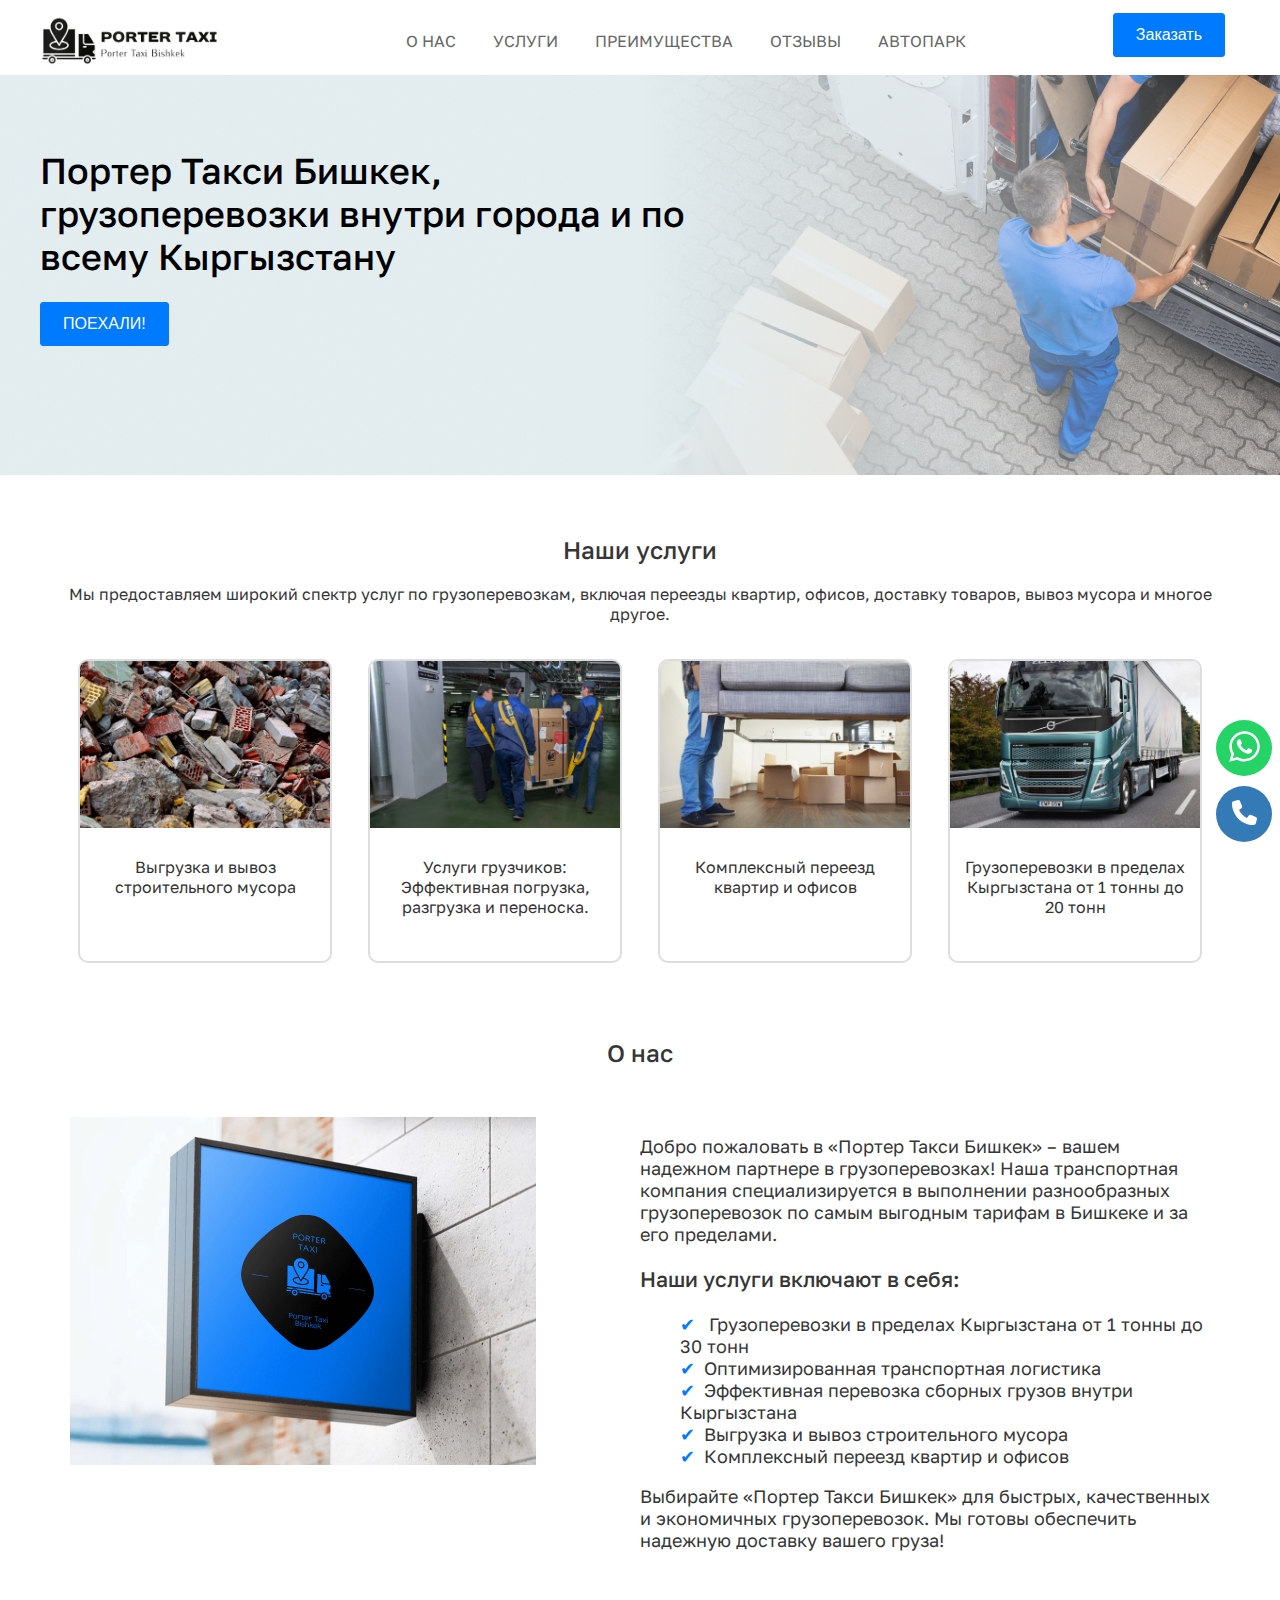
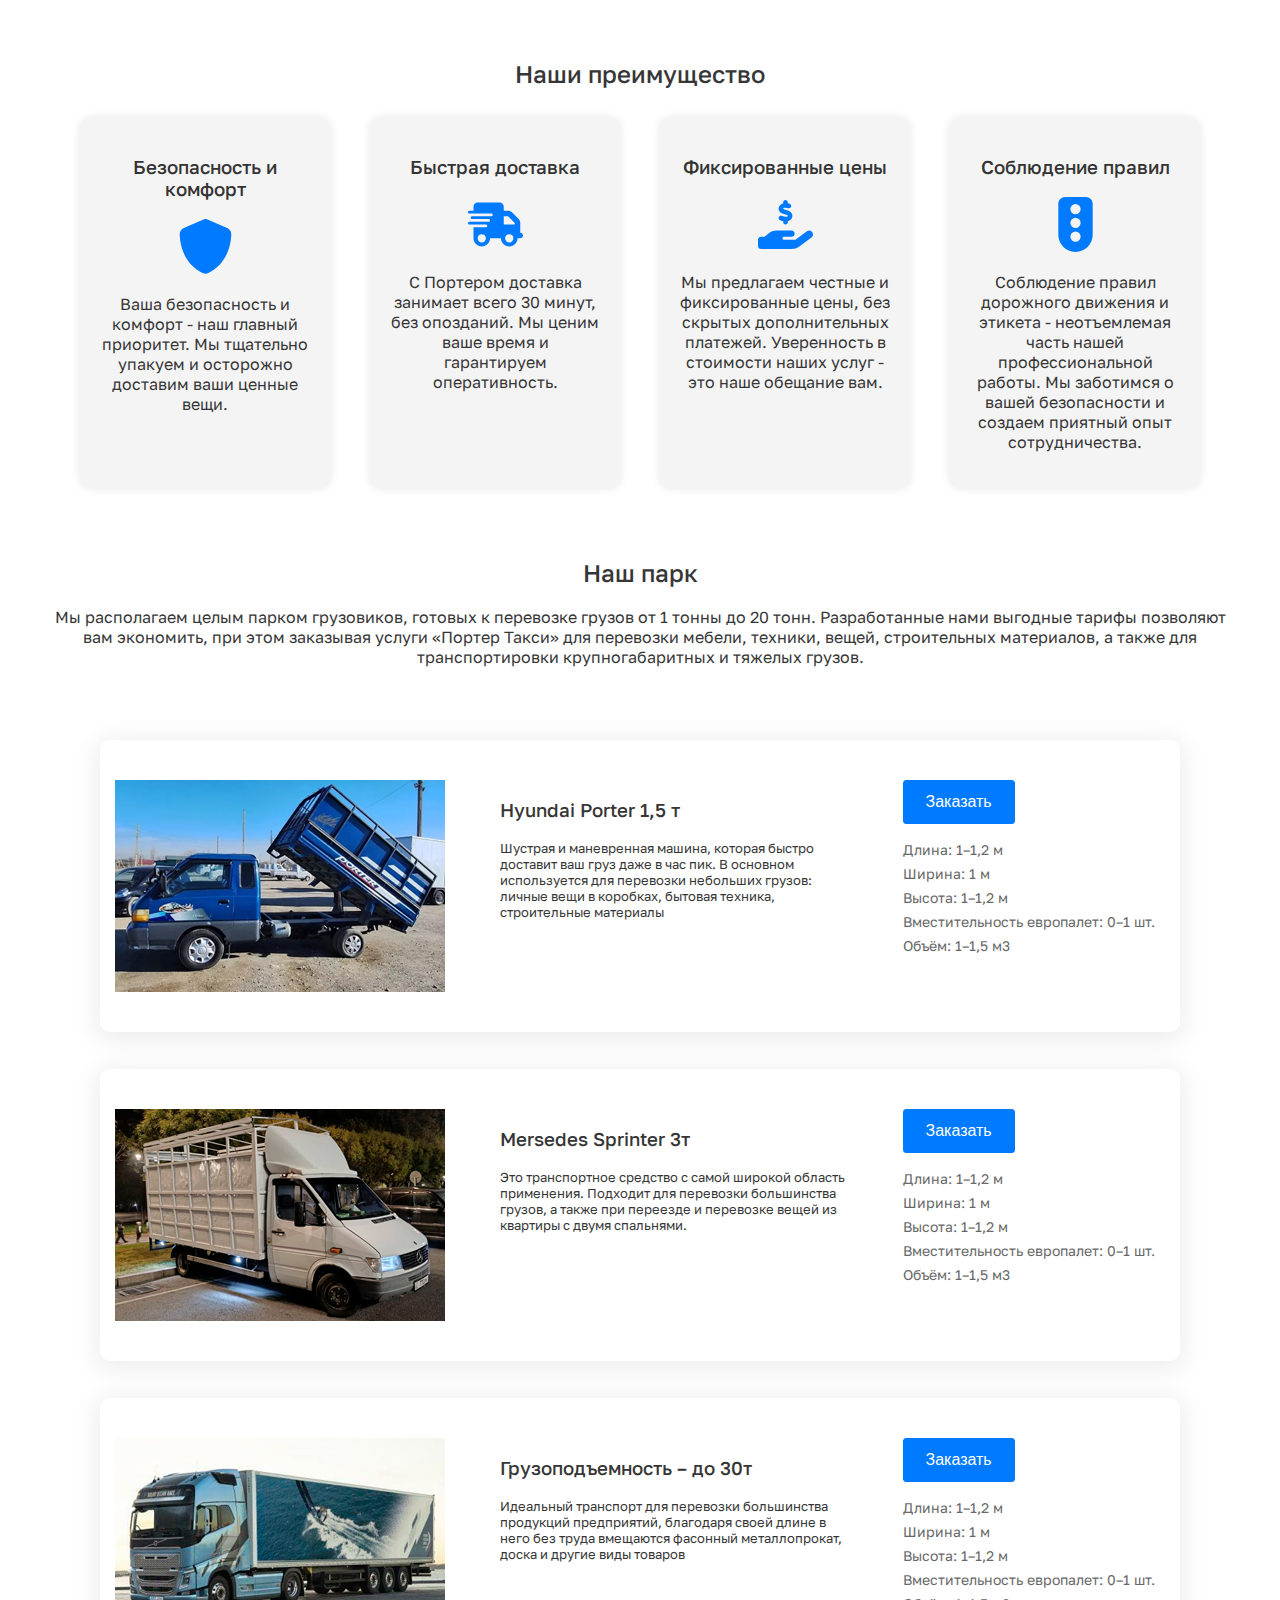
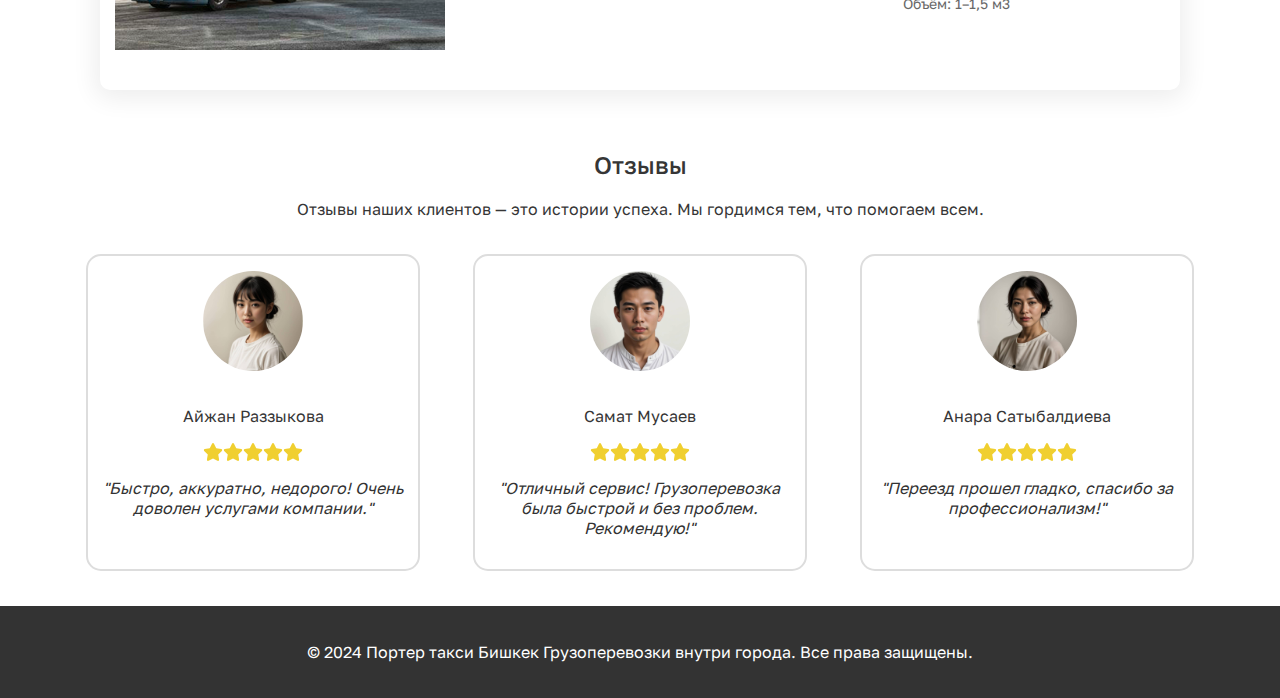
<file: index.html>
<!DOCTYPE html>
<html lang="en">
  <head>
    <meta charset="UTF-8" />
    <meta http-equiv="X-UA-Compatible" content="IE=edge" />
    <meta name="viewport" content="width=device-width, initial-scale=1.0" />
    <meta name="keywords" content="Грузоперевозки Бишкек, Переезды в Бишкеке, Грузовые услуги в Бишкеке, Такси для перевозки грузов в Бишкеке, Грузоперевозки по Кыргызстану, Перевозка товаров в Бишкеке, Вывоз мусора в Бишкеке, Грузовые перевозки офисов Бишкек, Такси для переезда квартир в Бишкеке, Доставка товаров внутри города Бишкек, Портер Такси, Спринтер такси, Грузовики, Грузовые автомобили">
    <title>Портер такси Грузоперевозки в Бишкеке</title>
    <meta name="google-site-verification" content="OJFGedI-mjSdenpF_5T-6GEaXXSYzuGHC2L7yi1XuTg" />
    <link rel="stylesheet" href="./styles.css" />
    <!-- Google tag (gtag.js) --> 
    <script async src="https://www.googletagmanager.com/gtag/js?id=AW-11459218209"></script>
     <script> window.dataLayer = window.dataLayer || []; function gtag(){dataLayer.push(arguments);} gtag('js', new Date()); gtag('config', 'AW-11459218209'); </script>
     <!-- Event snippet for Whatsapp conversion page
In your html page, add the snippet and call gtag_report_conversion when someone clicks on the chosen link or button. -->
<script>
  
  </script>
  
    <script src="./script.js" defer></script>
  </head>
  <body>
    <div>
      <header id="myHeader" >
        <div class="content">
          <div class="logo">
            <a href="#banner" onclick="scrollToElement('banner')">
              <img src="./Assets/Image/logo (3).png" alt="logo"  />
            </a>
          </div>
          <nav>
            <ul>
              <li><a href="#aboutUs">О нас</a></li>
              <li><a href="#service">Услуги</a></li>
              <li><a href="#advantages">Преимущества</a></li>
              <li><a href="#review">Отзывы</a></li>
              <li><a href="#carPark">Автопарк</a></li>
            </ul>
          </nav>
          <nav class="mobile-nav" id="mobileNav">
            <div class="close-button"><span  id="closeButton">&times;</span></div>
            <ul>
              <li><a href="#aboutUs">О нас</a></li>
              <li><a href="#service">Услуги</a></li>
              <li><a href="#advantages">Преимущества</a></li>
              <li><a href="#review">Отзывы</a></li>
              <li><a href="#carPark">Автопарк</a></li>
            </ul>
          </nav>
          <div class="buttonBox">
            <!-- <p class="numberPhone">996 550 956 566</p> -->
          <a id="whatsappGo" href="">
            <button  id="whatsappGo">Заказать</button></a>
            <div class="burgerMenu" >
              <img id="burgerButton" src="./Assets/Icons/burger.svg" alt="burger">
            </div>
          </div>
          
        </div>
      </header>
      <main>
        <section class="banner" id="banner">
          <div class="content">
            <h1>
              Портер Такси Бишкек, грузоперевозки внутри города и по всему
              Кыргызстану
            </h1>
            <a href="" id="whatsappGo">
              <button class="buttonGo">Поехали!</button>
            </a>
          </div>
        </section>
        <section class="service" id="service" onclick="scrollToElement('service')">
          <h2>Наши услуги</h2>
          <p>Мы предоставляем широкий спектр услуг по грузоперевозкам, включая переезды квартир, офисов, доставку товаров, вывоз мусора и многое другое.</p>
          <div class="serviceContent">
            <div class="service-card">
              <img
              src="./Assets/Image/cardImg4.jpg"
              alt="Выгрузка и вывоз строительного мусора"
              />
              <p>Выгрузка и вывоз строительного мусора</p>
            </div>
            <div class="service-card">
              <img
              src="./Assets/Image/cardImg3.jpg"
              alt="Услуги грузчиков"
              />
              <p>Услуги грузчиков: Эффективная погрузка, разгрузка и переноска.</p>
            </div>
           
    
            <div class="service-card">
              <img src="./Assets/Image/cardImg1.jpg" alt="Комплексный переезд квартир и офисов" />
              <p>Комплексный переезд квартир и офисов</p>
            </div>
            <div class="service-card">
              <img
                src="./Assets/Image/cardImg2.jpg"
                alt="Грузоперевозки в пределах Кыргызстана"
              />
              <p>Грузоперевозки в пределах Кыргызстана от 1 тонны до 20 тонн</p>
            </div>
          </div>
        </section>
        <section class="aboutUs" id="aboutUs" onclick="scrollToElement('aboutUs')">
          <h2>О нас</h2>
          <div class="content">
            <div class="imgContent">
              <img src="./Assets/Image/Screenshot 2024-02-22 172807.png" alt="logoStonee" />
            </div>
            <div class="textContent">
              <p class="startText">
                Добро пожаловать в
                <span class="bold">«Портер Такси Бишкек»</span> – вашем надежном
                партнере в грузоперевозках! Наша транспортная компания
                специализируется в выполнении разнообразных грузоперевозок по
                самым выгодным тарифам в Бишкеке и за его пределами.
              </p>

              <h3>Наши услуги включают в себя:</h3>
              <ul>
                <li>
                  Грузоперевозки в пределах Кыргызстана от 1 тонны до 30 тонн
                </li>
                <li>Оптимизированная транспортная логистика</li>
                <li>Эффективная перевозка сборных грузов внутри Кыргызстана</li>
                <li>Выгрузка и вывоз строительного мусора</li>
                <li>Комплексный переезд квартир и офисов</li>
              </ul>
              <p>
                Выбирайте «Портер Такси Бишкек» для быстрых, качественных и
                экономичных грузоперевозок. Мы готовы обеспечить надежную
                доставку вашего груза!
              </p>
            </div>
          </div>
        </section>
        <section class="advantages" id="advantages" onclick="scrollToElement('advantages')">
          <h2>Наши преимущество</h2>
          <div class="content">
            <div class="advantage-card">
              <h3>Безопасность и комфорт</h3>
              <p>
                  <p>
                      <img class="icon" src="./Assets/Icons/shield-solid.svg" alt="">
                  </p>
                Ваша безопасность и комфорт - наш главный приоритет. Мы тщательно
                упакуем и осторожно доставим ваши ценные вещи.
              </p>
            </div>
      
            <div class="advantage-card">
              <h3>Быстрая доставка</h3>
              <p>
                  <p>
                      <img class="icon" src="./Assets/Icons/truck-fast-solid.svg" alt="">
                  </p>
                С Портером доставка занимает всего 30 минут, без опозданий. Мы ценим
                ваше время и гарантируем оперативность.
              </p>
            </div>
      
            <div class="advantage-card">
              <h3>Фиксированные цены</h3>
              <p>
                  <p>
                      <img class="icon" src="./Assets/Icons/hand-holding-dollar-solid.svg" alt="" />
                  </p>
                Мы предлагаем честные и фиксированные цены, без скрытых дополнительных
                платежей. Уверенность в стоимости наших услуг - это наше обещание вам.
              </p>
            </div>
      
            <div class="advantage-card">
              <h3>Соблюдение правил</h3>
              <p>
                  <p>
                      <img class="icon" src="./Assets/Icons/traffic-light-solid.svg" alt="" />
                  </p>
                Соблюдение правил дорожного движения и этикета - неотъемлемая часть
                нашей профессиональной работы. Мы заботимся о вашей безопасности и
                создаем приятный опыт сотрудничества.
              </p>
            </div>
          </div>
        </section>
       
        <section class="carPark" id="carPark" onclick="scrollToElement('carPark')">
          <h2>Наш парк</h2>
          <p class="titleCarPark">Мы располагаем целым парком грузовиков, готовых к перевозке грузов от 1 тонны до 20 тонн. Разработанные нами выгодные тарифы позволяют вам экономить, при этом заказывая услуги «Портер Такси» для перевозки мебели, техники, вещей, строительных материалов, а также для транспортировки крупногабаритных и тяжелых грузов.</p>
          <div class="content">
            <div class="carCard">
              <div class="carImg">
                <img src="./Assets/Image/porter.png" alt="autopark">
              </div>
              <div class="carText">
                <h3>Hyundai Porter 1,5 т </h3>
                <p>Шустрая и маневренная машина, которая быстро доставит ваш груз даже в час
                  пик. В основном используется для перевозки небольших грузов: личные вещи в коробках, бытовая
                  техника, строительные материалы</p>
              </div>
              <div class="carButtonBox">
                <a  id="whatsappGo">
                  <button >Заказать</button>
                </a>
                <div class="carButtonText">
                  <p>Длина: 1–1,2 м</p>
                  <p>Ширина: 1 м</p>
                  <p>Высота: 1–1,2 м</p>
                  <p>Вместительность европалет: 0–1 шт.</p>
                  <p>Объём: 1–1,5 м3</p>
                </div>
              </div>
            </div>
            <div class="carCard">
              <div class="carImg">
                <img src="./Assets/Image/sprinter.png" alt="autopark">
              </div>
              <div class="carText">
                <h3>Mersedes Sprinter 3т</h3>
                <p>
                  Это транспортное средство с самой широкой
                  область применения. Подходит для перевозки
                  большинства грузов, а также при переезде и
                  перевозке вещей из квартиры с двумя
                  спальнями.</p>
              </div>
              <div id="whatsappGo" class="carButtonBox">
                <a id="whatsappGo">
                  <button>Заказать</button>
                </a>
                <div class="carButtonText">
                  <p>Длина: 1–1,2 м</p>
                  <p>Ширина: 1 м</p>
                  <p>Высота: 1–1,2 м</p>
                  <p>Вместительность европалет: 0–1 шт.</p>
                  <p>Объём: 1–1,5 м3</p>
                </div>
              </div>
            </div>
            <div class="carCard">
              <div class="carImg">
                <img src="./Assets/Image/truck.png" alt="autopark">
              </div>
              <div class="carText">
                <h3>Грузоподъемность – до 30т</h3>
                <p>Идеальный транспорт для перевозки большинства продукций предприятий,
                  благодаря своей длине  в него без труда вмещаются фасонный металлопрокат, доска и другие
                  виды товаров</p>
              </div>
              <div class="carButtonBox">
                <a id="whatsappGo" href="">
                  <button>Заказать</button>
                </a>
                <div class="carButtonText">
                  <p>Длина: 1–1,2 м</p>
                  <p>Ширина: 1 м</p>
                  <p>Высота: 1–1,2 м</p>
                  <p>Вместительность европалет: 0–1 шт.</p>
                  <p>Объём: 1–1,5 м3</p>
                </div>
              </div>
            </div>
          </div>
        </section>
        <section class="review" id="review" onclick="scrollToElement('review')" >
          <h2>Отзывы</h2>
          <p>
            Отзывы наших клиентов — это истории успеха. Мы гордимся тем, что помогаем
            всем.
          </p>
          <div class="content">
            <div class="review-card">
              <img src="./Assets/Image/customer1.jpg" alt="Фото клиента 1" class="avatar" />
              <p>Айжан Раззыкова</p>
              <div class="stars">
               <img src="./Assets/Icons/star-solid.svg" alt="star">
              <img src="./Assets/Icons/star-solid.svg" alt="star">
              <img src="./Assets/Icons/star-solid.svg" alt="star">
              <img src="./Assets/Icons/star-solid.svg" alt="star">
              <img src="./Assets/Icons/star-solid.svg" alt="star">
              </div>
              <p class="review-text">
                "Быстро, аккуратно, недорого! Очень доволен услугами компании."
              </p>
            </div>
            <div class="review-card">
              <img src="./Assets/Image/customer2.jpg" alt="Фото клиента 3" class="avatar" />
              <p>Самат Мусаев</p>
              <div class="stars">
                <img src="./Assets/Icons/star-solid.svg" alt="star">
               <img src="./Assets/Icons/star-solid.svg" alt="star">
               <img src="./Assets/Icons/star-solid.svg" alt="star">
               <img src="./Assets/Icons/star-solid.svg" alt="star">
               <img src="./Assets/Icons/star-solid.svg" alt="star">
               </div>
              <p class="review-text">
                "Отличный сервис! Грузоперевозка была быстрой и без проблем.
                Рекомендую!"
              </p>
            </div>
            <div class="review-card">
                <img src="./Assets/Image/customer3.jpg" alt="Фото клиента 2" class="avatar" />
                <p>Анара Сатыбалдиева</p>
                <div class="stars">
                    <img src="./Assets/Icons/star-solid.svg" alt="star">
                   <img src="./Assets/Icons/star-solid.svg" alt="star">
                   <img src="./Assets/Icons/star-solid.svg" alt="star">
                   <img src="./Assets/Icons/star-solid.svg" alt="star">
                   <img src="./Assets/Icons/star-solid.svg" alt="star">
                   </div>
                <p class="review-text">
                  "Переезд прошел гладко, спасибо за профессионализм!"
                </p>
              </div>
          </div>

        </section>
      </main>
      <footer>
        <div class="content"> 
      <p>&copy; 2024 Портер такси Бишкек Грузоперевозки внутри города. Все права защищены.</p>
        </div>
      </footer>
    </div>
    <div class="fixedContact">
      <div class="whatsappFixed">
        <a id="whatsappGo" href="">
          <img  src="./Assets/Icons/fixedWhat.svg" alt="whatsappFixed">
        </a>
      </div>
      <div class="telegramFixed">
        <a href="" id="telGo">
          <img  src="./Assets/Icons/fixedPhone.svg" alt="phoneFixed">
        </a>
      </div>
    </div>
  </body>
</html>
</file>
<file: styles.css>
/* fonts */

@import url("https://fonts.googleapis.com/css2?family=Golos+Text:wght@400..900&display=swap");
/* a */
body {
  font-family: "Golos Text", sans-serif;
  font-optical-sizing: auto;
  font-style: normal;
  color: #363636;
  margin: 0px;
}

a {
  text-decoration: none; /* Убирает подчеркивание */
  color: inherit; /* Наследует цвет текста от родительского элемента */
  /* Дополнительные свойства, которые могут влиять на визуальный стиль ссылок */
  font-weight: inherit;
  background-color: transparent;
}

/* header */
header {
  width: 100%;
  background-color: white;
}

.header-shadow {
  position: fixed;
  top: 0px;
  left: 0px;
  box-shadow: 0px 2px 4px rgba(0, 0, 0, 0.3);
  transition: transform 0.5s ease-in-out;
  z-index: 100;
}
header .content {
  margin: auto;
  display: flex;
  max-width: 1200px;
  justify-content: space-between;
  height: 75px;
  padding-top: 15px;
  padding-bottom: 20px;
  box-sizing: border-box;
}

nav {
  width: 50%;
  box-sizing: border-box;
}

.imgContent img {
  width: 466px;
  height: 348px;
}
nav ul {
  display: flex;
  justify-content: space-between;
  text-transform: uppercase;
  color: #676767;
}

nav ul li:hover {
  text-decoration: underline;
  color: #0c54a0;
}

.numberPhone {
  display: inline-block;
  color: #676767;
  font-size: 18px;
  padding-top: 11px;
  margin: 0px;
  margin-right: 20px;
  cursor: pointer;
}

.numberPhone:hover {
  color: #007aff;
}

button {
  color: #fff;
  background-color: #007aff;
  border: 1px solid #007aff;
  padding: 12px 22px;
  border-radius: 3px;
  white-space: nowrap;
  cursor: pointer;
  font-size: 16px;
}

button:hover {
  background-color: #0c58a9;
  border: 1px solid #0c58a9;
  color: #fff;
}

.logo img {
  width: 180px;
  height: 50px;
  cursor: pointer;
}

/* banner  */

.banner {
  background-image: url("./Assets/Image/mainPhoto.webp");
  width: 100%;
  height: 400px;
  background-size: cover;
  background-position: center;
}

.banner .content {
  padding-top: 50px;
  max-width: 1200px;
  margin: auto;
}

h1 {
  width: 700px;
  font-size: 36px;
  line-height: 43px;
  font-weight: 500;
  color: #000;
}

.aboutUs {
  max-width: 1200px;
  margin: auto;
}
.aboutUs .content {
  display: flex;
  justify-content: space-between;
  padding: 30px;
  text-align: left;
  font-size: 18px;
  width: 100%;
  box-sizing: border-box;
}
h2 {
  padding-top: 40px;
  text-align: center;
}

.aboutUs li::before {
  content: "✔"; /* Задаем символ "птичка" */
  margin-right: 0.5em; /* Добавляем немного отступа от текста */
  color: #007aff;
}

li {
  list-style: none;
}

.textContent {
  width: 50%;
}

/* advantage */

.advantages {
  max-width: 1200px;
  margin: auto;
}
.advantages .content {
  display: flex;
  justify-content: space-around;
  margin: 20px;
}

.advantage-card {
  background-color: #f4f4f4;
  padding: 20px;
  border-radius: 10px;
  box-shadow: 0 0 10px rgba(0, 0, 0, 0.1);
  margin: 10px;
  width: 250px;
  text-align: center;
  transition: transform 0.5s ease-in-out;
  box-sizing: border-box;
}

.advantage-card:hover {
  transform: scale(1.05);
  box-shadow: 0 0 15px #007aff;
}

.advantage-card h3 {
  color: #333;
}

.advantage-card p {
  color: #666;
}

.advantages .icon {
  width: 55px;
  height: 55px;
}

.service {
  max-width: 1200px;
  margin: auto;
}

.service p {
  text-align: center;
}

.serviceContent {
  display: flex;
  justify-content: space-around;
  flex-wrap: wrap;
  margin: 20px;
}

.service-card {
  text-align: center;
  width: 250px;
  height: 300px;
  margin: 15px;
  border: 2px solid #ddd;
  border-radius: 10px;
  transition: transform 0.5s ease-in-out;
}

.service-card:hover {
  transform: scale(1.05);
  box-shadow: 0 0 10px #007aff;
}

.service-card img {
  max-width: 100%;
  border-top-left-radius: 8px;
  border-top-right-radius: 8px;
  margin-bottom: 10px;
}

.service-card p {
  color: #333;
  margin: 0px;
  padding: 15px;
}

.service-card:hover {
  background-color: #f8f8f8;
}

h2,
h3 {
  font-weight: 500;
}

.carPark {
  max-width: 1200px;
  margin: auto;
}
.carPark .content {
  padding-top: 20px;
}

.titleCarPark {
  text-align: center;
}

.carCard {
  width: 90%;
  height: 292px;
  display: flex;
  justify-content: space-between;
  box-sizing: border-box;
  padding: 40px 15px;
  border-radius: 10px;
  background: #fff;
  box-shadow: 0 4px 25px 5px rgba(0, 0, 0, 0.07);
  margin: auto;
  margin-top: 37px;
  transition: transform 0.5s ease-in-out;
}

.carCard:hover {
  transform: scale(1.02);
  box-shadow: 0 0 15px #007aff;
}

.carButtonBox {
  width: 25%;
}
.carText {
  width: 35%;
}

.carText p {
  font-size: 13px;
  padding-left: 10px;
  padding-right: 10px;
}
.carText h3 {
  padding-left: 10px;
  padding-right: 10px;
}
.carButtonText {
  padding-top: 10px;
}
.carButtonBox p {
  margin: 0px;
  margin-top: 7px;
  color: #686868;
  font-size: 14px;
}

.carButtonBox button {
  font-weight: 500;
  font-size: 16px;
}

.review {
  max-width: 1200px;
  margin: auto;
}

.review p {
  text-align: center;
}

.review .content {
  display: flex;
  justify-content: space-around;
  flex-wrap: wrap;
  margin: 20px;
}

.review-card {
  text-align: center;
  width: 300px;
  margin: 15px;
  padding: 15px;
  border: 2px solid #ddd;
  border-radius: 15px;
  transition: transform 0.5s ease-in-out;
}

.review-card:hover {
  transform: scale(1.05);
  box-shadow: 0 0 10px #007aff;
}

.avatar {
  border-radius: 50%;
  width: 100px;
  height: 100px;
  margin-bottom: 15px;
}

.review-text {
  color: #333;
  font-style: italic;
}

.odd {
  background-color: #f8f8f8;
}

.even {
  background-color: #e6e6e6;
}

.icon {
  width: 35px;
  height: 35px;
}

.stars {
  display: flex;
  justify-content: center;
}

.stars img {
  width: 20px;
  height: 20px;
}

footer {
  background-color: #333;
  color: #fff;
  text-align: center;
  padding: 20px 0;
  width: 100%;
}

.content {
  max-width: 1200px;
  margin: auto;
}

.buttonGo {
  text-transform: uppercase;
}

.fixedContact {
  position: fixed;
  top: 80%;
  left: 95%;
}

.whatsappFixed {
  width: 56px;
  height: 56px;
  background-color: #25d366;
  border-radius: 50%;
  display: flex;
  justify-content: center;
  align-items: center;
  cursor: pointer;
}

.whatsappFixed img {
  width: 35px;
  height: 35px;
}

.telegramFixed {
  width: 56px;
  height: 56px;
  background-color: #337ab7;
  border-radius: 50%;
  display: flex;
  justify-content: center;
  align-items: center;
  margin-top: 10px;
  cursor: pointer;
}

.telegramFixed img {
  width: 25px;
  height: 25px;
}

.burgerMenu {
  width: 44px;
  height: 44px;
  margin-left: 15px;
  display: none;
  cursor: pointer;
}

.burgerMenu img {
  width: 44px;
  height: 44px;
}

.buttonBox {
  display: flex;
  justify-content: center;
  align-items: center;
  margin-right: 15px;
}

@media screen and (max-width: 1200px) {
  h1 {
    margin-left: 50px;
  }
  .buttonGo {
    margin-left: 50px;
  }

  .aboutUs .content {
    justify-content: center;
    align-items: center;
    font-size: 16px;
    flex-direction: column-reverse;
    padding: 0px;
  }

  .textContent {
    width: 80%;
  }

  .advantages .content {
    display: flex;
    justify-content: center;

    margin: 20px;
    flex-wrap: wrap;
  }

  .content .review-card {
    margin: auto;
    margin-top: 10px;
    height: 280px;
  }

  .titleCarPark {
    padding-left: 10px;
    padding-right: 10px;
  }

  .serviceContent {
    justify-content: center;
  }

  .review .content {
    justify-content: flex-start;
    flex-wrap: wrap;
  }
  .fixedContact {
    left: 90%;
    padding-right: 1%;
  }
}

@media screen and (max-width: 1000px) {
  nav {
    display: none;
  }
  .banner {
    background-position: center;
  }

  .burgerMenu {
    display: inline-block;
  }
}
@media screen and (max-width: 850px) {
  .carImg img {
    width: 190px;
    height: 120px;
  }
}

@media screen and (max-width: 750px) {
  h1 {
    font-size: 26px;
    width: 420px;
  }
  h1 {
    margin-left: 30px;
  }
  .buttonGo {
    margin-left: 30px;
  }

  .aboutUs .content {
    display: flex;
    flex-wrap: wrap;
  }

  .textContent {
    width: 100%;
    padding-left: 20px;
    padding-right: 20px;
    box-sizing: border-box;
  }

  .carImg img {
    width: 190px;
    height: 120px;
  }

  .carText {
    position: absolute;
    width: 90%;
    top: 160px;
  }
  .carText h3 {
    font-size: 16px;
  }
  .carButtonText {
    padding-top: 0px;
    font-size: 12px;
  }

  .carButtonText p {
    margin-top: 0px;
    font-size: 12px;
  }

  .carText h3 {
    margin-top: 5px;
    margin-bottom: 5px;
  }
  .carButtonBox button {
    display: none;
  }
  .carCard {
    justify-content: space-around;
    position: relative;
    padding: 15px 15px;
  }

  .imgContent {
    display: flex;
    justify-content: center;
  }
  .fixedContact {
    left: 87%;
    padding-right: 3%;
  }
}
@media screen and (max-width: 500px) {
  .fixedContact {
    left: 80%;
  }
  h1 {
    margin-left: 25px;
    max-width: 350px;
  }
  .buttonGo {
    margin-left: 25px;
  }
  .imgContent img {
    width: 348px;
    height: 261px;
  }
}
@media screen and (max-width: 450px) {
  h1 {
    margin-left: 15px;
    max-width: 300px;
    font-size: 20px;
  }
  .buttonGo {
    margin-left: 15px;
  }
  .buttonBox button {
    display: none;
  }
  .carCard {
    flex-direction: column;
    height: auto;
  }
  .carCard .carText {
    position: static;
    margin: auto;
  }
  .carCard .carButtonText {
    display: none;
  }
  .carImg {
    display: flex;
    justify-content: center;
  }

  .review-card {
    width: 80%;
  }

  .review-card p {
    font-size: 13px;
  }
  .review-text {
    font-size: 12px;
  }
  footer .content {
    padding-left: 10px;
    padding-right: 10px;
  }
  footer .content p {
    font-size: 12px;
  }
}
@media screen and (max-width: 350px) {
  .fixedContact {
    left: 70%;
  }
}

/* ////////////////////// */

/* Стили для мобильного меню */
nav.mobile-nav {
  display: none;
  position: absolute;
  top: 70px; /* Расположение меню относительно верха страницы */
  left: 0;
  width: 100%;
  background-color: rgba(51, 51, 51, 0.9);
  z-index: 1; /* Поднимаем меню над остальными элементами страницы */
}

nav.mobile-nav ul {
  list-style: none;
  padding: 0;
  margin: 0;
  display: flex;
  flex-direction: column;
  align-items: center;
  padding-bottom: 20px;
}

nav.mobile-nav li {
  margin: 10px 0;
}

nav.mobile-nav a {
  text-decoration: none;
  color: #fff;
  font-weight: bold;
  font-size: 18px;
}

/* Добавляем стили для активной ссылки (по вашему выбору) */
nav.mobile-nav a:hover {
  color: #797fd2;
}
.close-button {
  display: flex;
  justify-content: flex-end;
}
.close-button span {
  color: white;
  font-size: 40px;
  cursor: pointer;
  margin-right: 15px;
}
</file>
